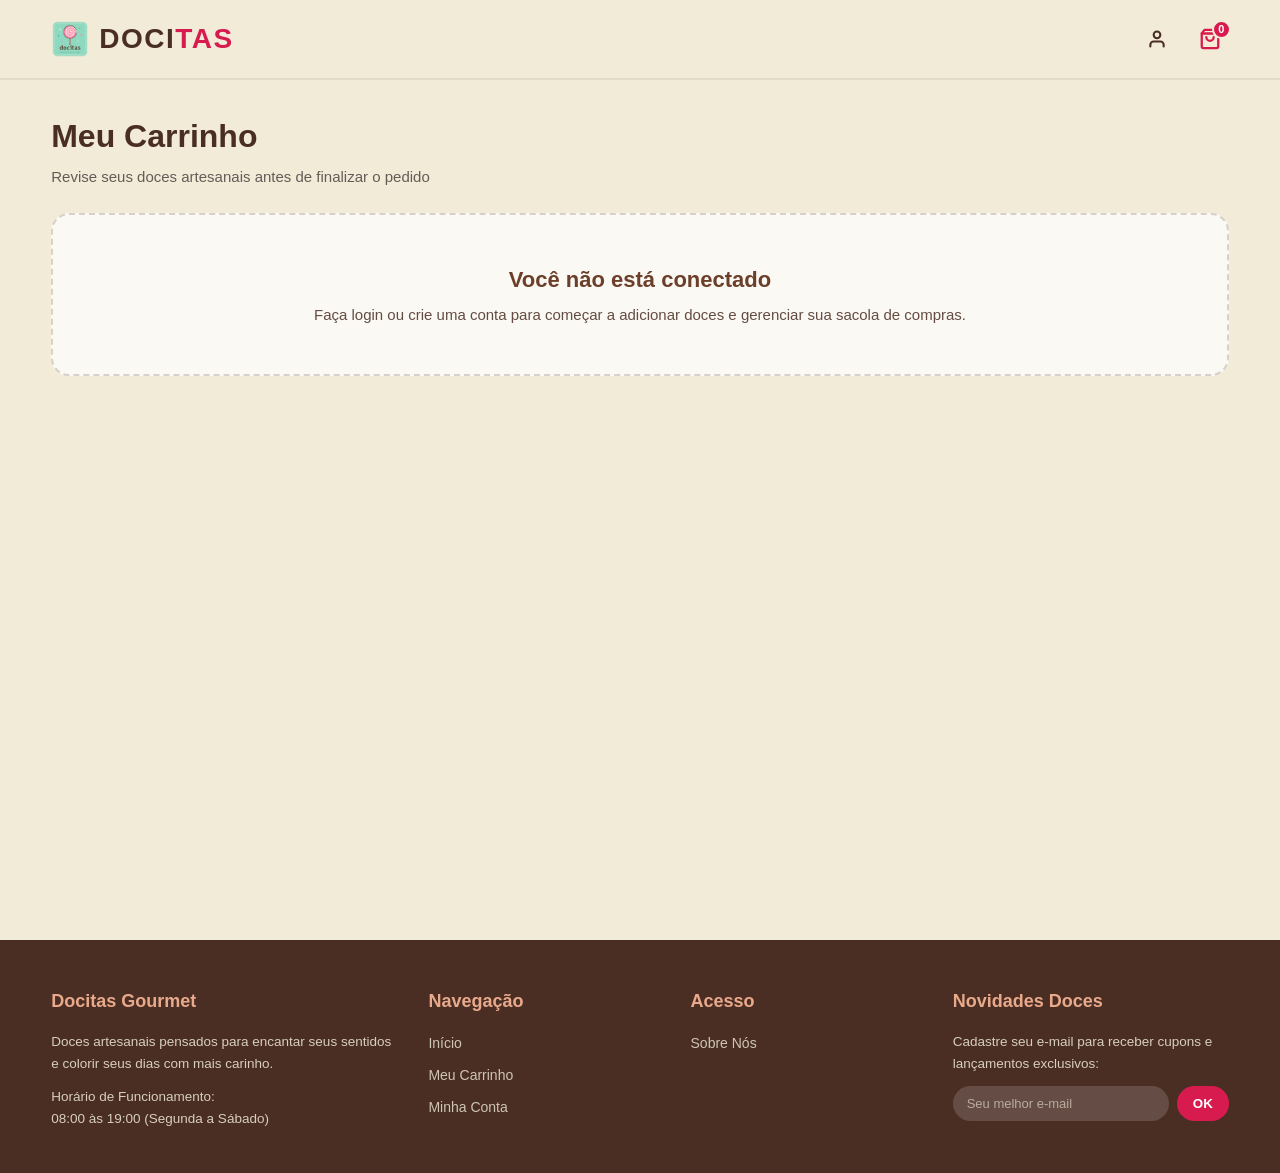
<file: carrinho.html>
<!DOCTYPE html>
<html lang="pt-BR">
<head>
  <meta charset="UTF-8">
  <meta name="viewport" content="width=device-width, initial-scale=1.0">
  <meta name="description" content="Carrinho de Compras Docitas - Confeitaria Gourmet.">
  <title>Docitas | Meu Carrinho</title>
  <link rel="stylesheet" href="css/style.css">
</head>
<body>

  <header class="site-header">
    <div class="container header-container">

      <a href="index.html" class="logo-area" aria-label="Página Inicial Docitas">
        <img src="imagens/logo.png" alt="Docitas Logo" class="logo-img">
        <div class="logo-text">DOCI<span>TAS</span></div>
      </a>

      <div class="header-actions">
        <a href="#" onclick="event.preventDefault(); acessarConta();" class="action-btn" title="Minha Conta" aria-label="Acessar conta">
          <svg width="20" height="20" viewBox="0 0 24 24" fill="none" stroke="currentColor" stroke-width="2.5" stroke-linecap="round" stroke-linejoin="round">
            <path d="M20 21v-2a4 4 0 0 0-4-4H8a4 4 0 0 0-4 4v2"></path>
            <circle cx="12" cy="7" r="4"></circle>
          </svg>
        </a>

        <a href="carrinho.html" class="action-btn cart-btn" title="Sacola de Compras" aria-label="Carrinho" style="color: var(--color-raspberry);">
          <svg width="22" height="22" viewBox="0 0 24 24" fill="none" stroke="currentColor" stroke-width="2.5" stroke-linecap="round" stroke-linejoin="round">
            <path d="M6 2L3 6v14a2 2 0 0 0 2 2h14a2 2 0 0 0 2-2V6l-3-4z"></path>
            <line x1="3" y1="6" x2="21" y2="6"></line>
            <path d="M16 10a4 4 0 0 1-8 0"></path>
          </svg>
          <span class="cart-count" id="cart-count">0</span>
        </a>
      </div>

    </div>
  </header>

  <main class="page-main">
    <div class="container">

      <div class="page-title-box">
        <h1 class="page-title">Meu Carrinho</h1>
        <p class="page-subtitle">Revise seus doces artesanais antes de finalizar o pedido</p>
      </div>

      <div id="carrinho-vazio" style="display: none;">
        <div class="sem-produtos-box">
          <h3>Sua sacola de compras está vazia</h3>
          <p>Você ainda não adicionou nenhum doce ao seu carrinho.</p>
        </div>
      </div>

      <div id="carrinho-conteudo" style="display: none;">
        <div class="cart-layout">

          <div class="cart-items-card">
            <h2 class="admin-card-title">Itens</h2>
            <div class="table-responsive">
              <table class="admin-table">
                <thead>
                  <tr>
                    <th>Doce</th>
                    <th>Nome</th>
                    <th>Preço Unit.</th>
                    <th>Qtd</th>
                    <th>Subtotal</th>
                    <th>Ação</th>
                  </tr>
                </thead>
                <tbody id="carrinho-tabela-corpo"></tbody>
              </table>
            </div>
          </div>

          <div class="cart-summary-card">
            <h2 class="admin-card-title">Resumo do Pedido</h2>
            
            <div class="summary-row">
              <span>Quantidade de itens</span>
              <strong id="resumo-quantidade">0</strong>
            </div>

            <div class="summary-row">
              <span>Entrega</span>
              <strong style="color: #2e7d32;">Grátis</strong>
            </div>

            <div class="summary-divider"></div>

            <div class="summary-total-row">
              <span>Total</span>
              <span class="summary-total-price" id="resumo-total">R$ 0,00</span>
            </div>

            <button type="button" class="btn-primary btn-full" style="margin-top: 20px;" onclick="finalizarCompra()">
              Finalizar Compra
            </button>

            <a href="index.html" class="btn-secondary btn-full" style="text-align: center; margin-top: 10px;">
              Continuar Comprando
            </a>

            <button type="button" class="btn-danger btn-full" style="margin-top: 10px;" onclick="esvaziarCarrinho()">
              Esvaziar Carrinho
            </button>
          </div>

        </div>
      </div>

    </div>
  </main>

  <footer class="site-footer">
    <div class="container">
      <div class="footer-grid">
        
        <div class="footer-col">
          <h4>Docitas Gourmet</h4>
          <p>Doces artesanais pensados para encantar seus sentidos e colorir seus dias com mais carinho.</p>
          <p>
            Horário de Funcionamento:<br>
            <time datetime="08:00">08:00</time> às <time datetime="19:00">19:00</time> (Segunda a Sábado)
          </p>
        </div>

        <div class="footer-col">
          <h4>Navegação</h4>
          <ul class="footer-links">
            <li><a href="index.html">Início</a></li>
            <li><a href="carrinho.html">Meu Carrinho</a></li>
            <li><a href="#" onclick="event.preventDefault(); acessarConta();">Minha Conta</a></li>
          </ul>
        </div>

        <div class="footer-col">
          <h4>Acesso</h4>
          <ul class="footer-links">
            <li><a href="sobre.html">Sobre Nós</a></li>
          </ul>
        </div>

        <div class="footer-col">
          <h4>Novidades Doces</h4>
          <p>Cadastre seu e-mail para receber cupons e lançamentos exclusivos:</p>
          <form class="newsletter-form" id="newsletter-form" onsubmit="event.preventDefault(); this.reset();">
            <input type="email" id="newsletter-email" class="newsletter-input" placeholder="Seu melhor e-mail" required>
            <button type="submit" class="newsletter-btn">OK</button>
          </form>
        </div>

      </div>
    </div>
  </footer>

  <script src="js/carrinho.js"></script>
</body>
</html>
</file>
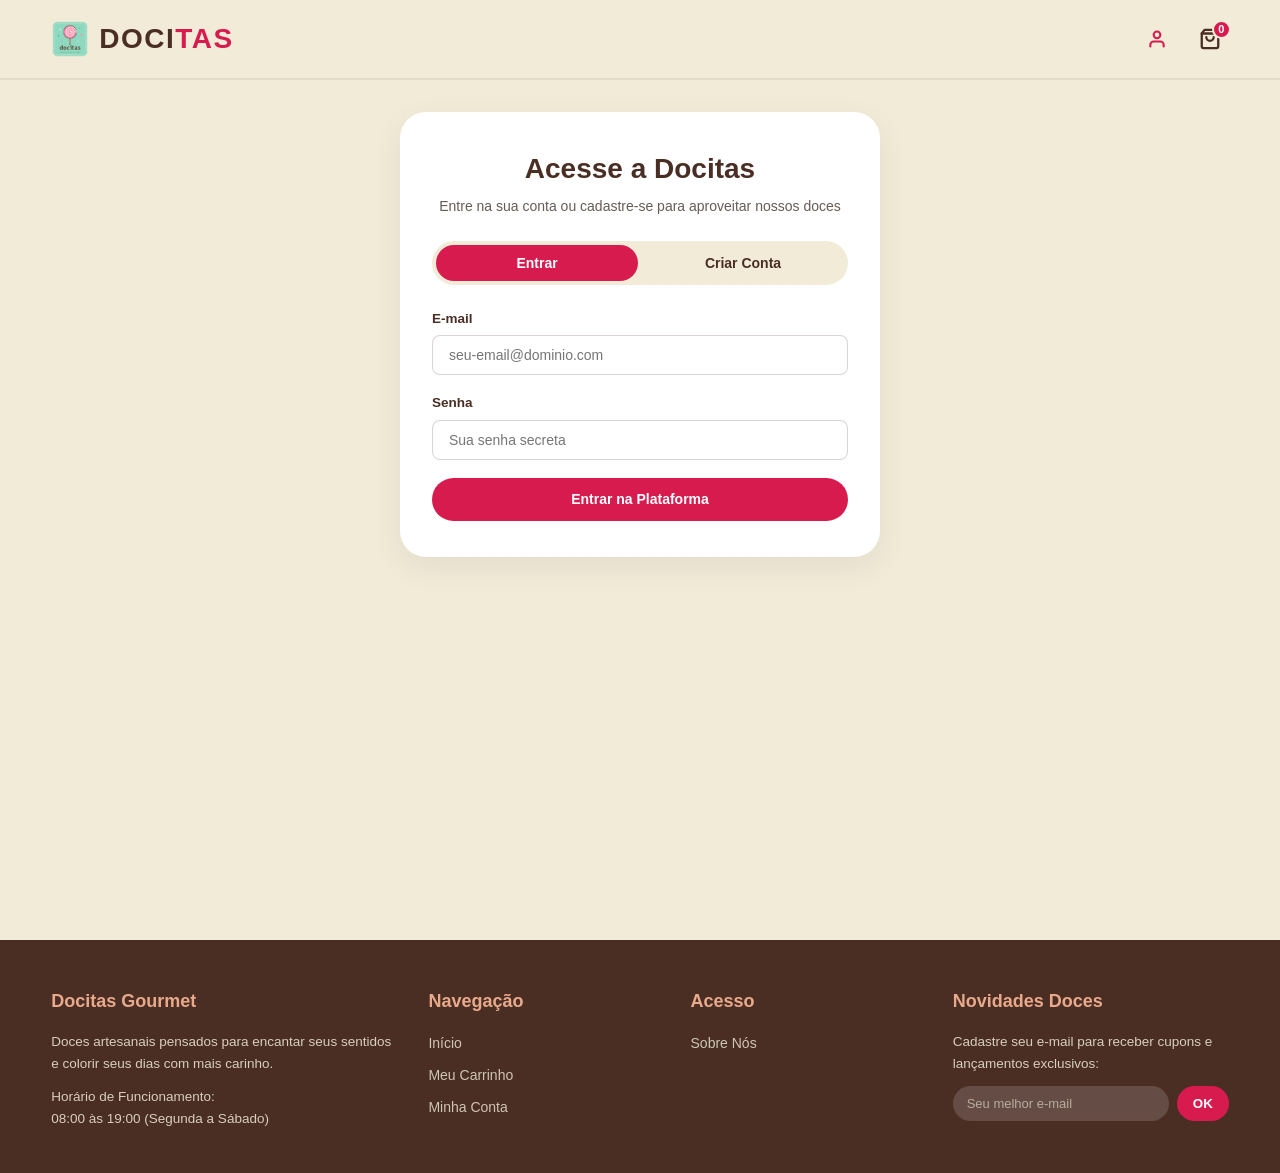
<file: login.html>
<!DOCTYPE html>
<html lang="pt-BR">
<head>
  <meta charset="UTF-8">
  <meta name="viewport" content="width=device-width, initial-scale=1.0">
  <meta name="description" content="Acesse ou crie sua conta na Docitas Confeitaria.">
  <title>Docitas | Entrar ou Cadastrar</title>
  <link rel="stylesheet" href="css/style.css">
</head>
<body>

  <header class="site-header">
    <div class="container header-container">

      <a href="index.html" class="logo-area" aria-label="Página Inicial Docitas">
        <img src="imagens/logo.png" alt="Docitas Logo" class="logo-img">
        <div class="logo-text">DOCI<span>TAS</span></div>
      </a>

      <div class="header-actions">
        <a href="#" onclick="event.preventDefault(); acessarConta();" class="action-btn" title="Minha Conta" aria-label="Acessar conta" style="color: var(--color-raspberry);">
          <svg width="20" height="20" viewBox="0 0 24 24" fill="none" stroke="currentColor" stroke-width="2.5" stroke-linecap="round" stroke-linejoin="round">
            <path d="M20 21v-2a4 4 0 0 0-4-4H8a4 4 0 0 0-4 4v2"></path>
            <circle cx="12" cy="7" r="4"></circle>
          </svg>
        </a>

        <a href="carrinho.html" class="action-btn cart-btn" title="Sacola de Compras" aria-label="Carrinho">
          <svg width="22" height="22" viewBox="0 0 24 24" fill="none" stroke="currentColor" stroke-width="2.5" stroke-linecap="round" stroke-linejoin="round">
            <path d="M6 2L3 6v14a2 2 0 0 0 2 2h14a2 2 0 0 0 2-2V6l-3-4z"></path>
            <line x1="3" y1="6" x2="21" y2="6"></line>
            <path d="M16 10a4 4 0 0 1-8 0"></path>
          </svg>
          <span class="cart-count" id="cart-count">0</span>
        </a>
      </div>

    </div>
  </header>

  <main class="page-main">
    <div class="container">
      
      <div class="auth-wrapper">
        
        <div class="auth-header">
          <h1 class="auth-title">Acesse a Docitas</h1>
          <p class="auth-subtitle">Entre na sua conta ou cadastre-se para aproveitar nossos doces</p>
        </div>

        <div class="auth-tabs">
          <button type="button" class="auth-tab-btn active" id="tab-btn-login" onclick="alternarAba('login')">
            Entrar
          </button>
          <button type="button" class="auth-tab-btn" id="tab-btn-cadastro" onclick="alternarAba('cadastro')">
            Criar Conta
          </button>
        </div>

        <form id="form-login" onsubmit="realizarLogin(event)">
          <div class="form-group">
            <label for="login-email">E-mail</label>
            <input type="email" id="login-email" class="form-control" placeholder="seu-email@dominio.com" required>
          </div>

          <div class="form-group">
            <label for="login-senha">Senha</label>
            <input type="password" id="login-senha" class="form-control" placeholder="Sua senha secreta" required>
          </div>

          <button type="submit" class="btn-primary btn-full">Entrar na Plataforma</button>
        </form>

        <form id="form-cadastro" style="display: none;" onsubmit="realizarCadastro(event)">
          <div class="form-group">
            <label for="cad-email">E-mail</label>
            <input type="email" id="cad-email" class="form-control" placeholder="seu-email@dominio.com" required>
          </div>

          <div class="form-group">
            <label for="cad-senha">Senha</label>
            <input type="password" id="cad-senha" class="form-control" placeholder="Crie sua senha segura" required>
          </div>

          <button type="submit" class="btn-primary btn-full">Criar Minha Conta</button>
        </form>

      </div>

    </div>
  </main>

  <footer class="site-footer">
    <div class="container">
      <div class="footer-grid">
        
        <div class="footer-col">
          <h4>Docitas Gourmet</h4>
          <p>Doces artesanais pensados para encantar seus sentidos e colorir seus dias com mais carinho.</p>
          <p>
            Horário de Funcionamento:<br>
            <time datetime="08:00">08:00</time> às <time datetime="19:00">19:00</time> (Segunda a Sábado)
          </p>
        </div>

        <div class="footer-col">
          <h4>Navegação</h4>
          <ul class="footer-links">
            <li><a href="index.html">Início</a></li>
            <li><a href="carrinho.html">Meu Carrinho</a></li>
            <li><a href="#" onclick="event.preventDefault(); acessarConta();">Minha Conta</a></li>
          </ul>
        </div>

        <div class="footer-col">
          <h4>Acesso</h4>
          <ul class="footer-links">
            <li><a href="sobre.html">Sobre Nós</a></li>
          </ul>
        </div>

        <div class="footer-col">
          <h4>Novidades Doces</h4>
          <p>Cadastre seu e-mail para receber cupons e lançamentos exclusivos:</p>
          <form class="newsletter-form" id="newsletter-form" onsubmit="event.preventDefault(); this.reset();">
            <input type="email" id="newsletter-email" class="newsletter-input" placeholder="Seu melhor e-mail" required>
            <button type="submit" class="newsletter-btn">OK</button>
          </form>
        </div>

      </div>
    </div>
  </footer>

  <script src="js/login.js"></script>
</body>
</html>
</file>
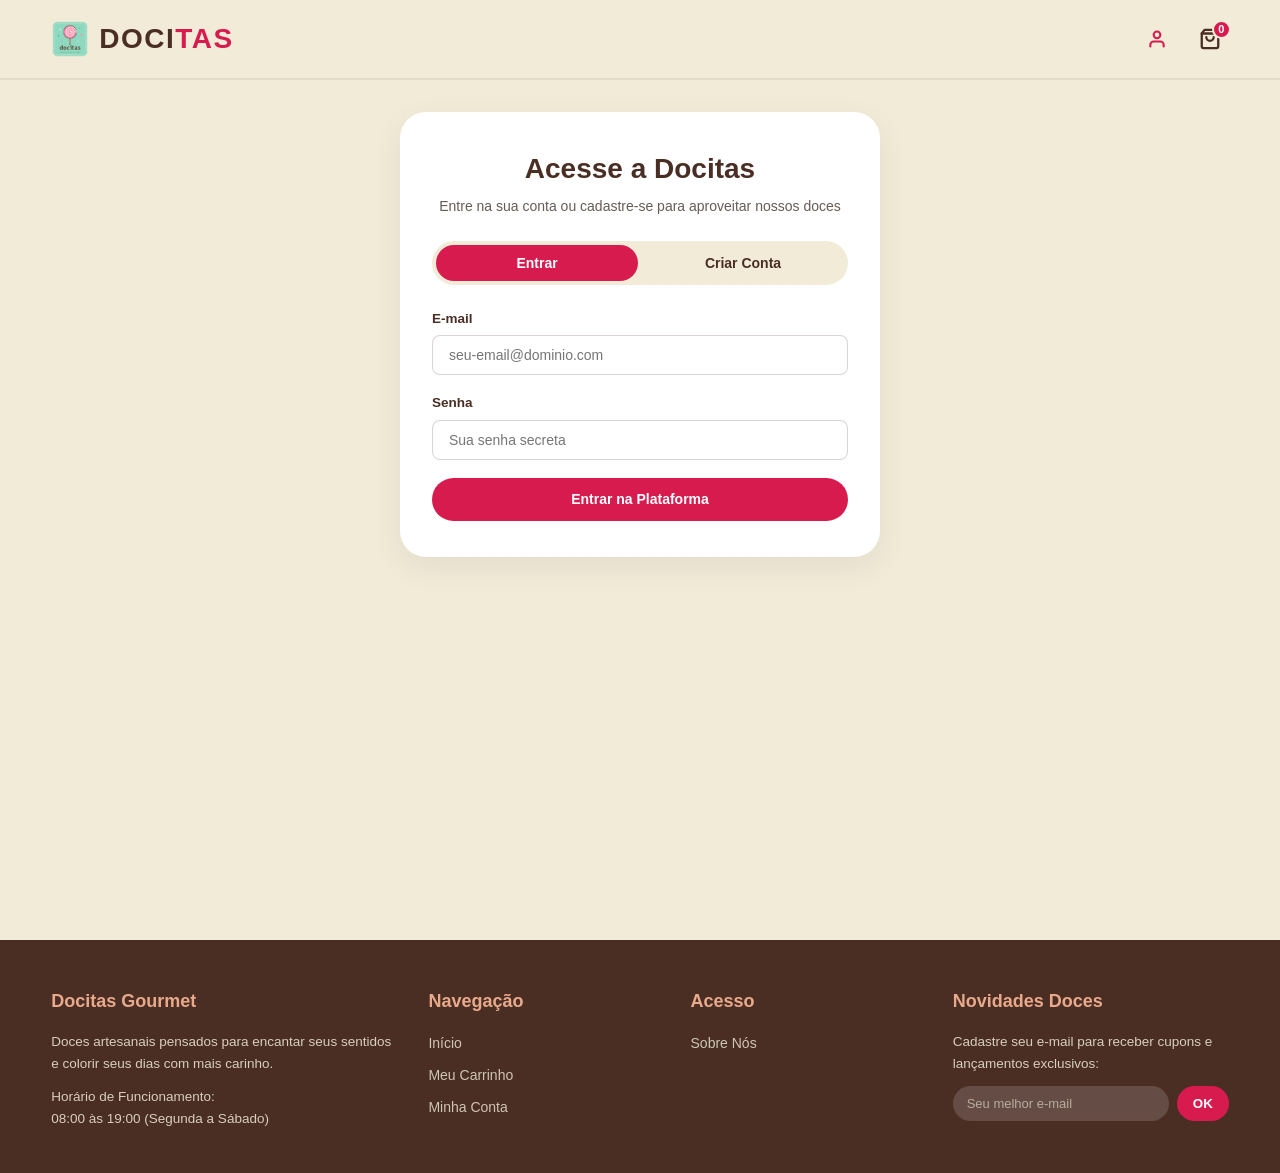
<file: perfil.html>
<!DOCTYPE html>
<html lang="pt-BR">
<head>
  <meta charset="UTF-8">
  <meta name="viewport" content="width=device-width, initial-scale=1.0">
  <meta name="description" content="Perfil e Gestão de Produtos Docitas.">
  <title>Docitas | Painel & Perfil</title>
  <link rel="stylesheet" href="css/style.css">
</head>
<body>

  <header class="site-header">
    <div class="container header-container">

      <a href="index.html" class="logo-area" aria-label="Página Inicial Docitas">
        <img src="imagens/logo.png" alt="Docitas Logo" class="logo-img">
        <div class="logo-text">DOCI<span>TAS</span></div>
      </a>

      <div class="header-actions">
        <a href="#" onclick="event.preventDefault(); acessarConta();" class="action-btn" title="Meu Perfil" aria-label="Acessar conta" style="color: var(--color-raspberry);">
          <svg width="20" height="20" viewBox="0 0 24 24" fill="none" stroke="currentColor" stroke-width="2.5" stroke-linecap="round" stroke-linejoin="round">
            <path d="M20 21v-2a4 4 0 0 0-4-4H8a4 4 0 0 0-4 4v2"></path>
            <circle cx="12" cy="7" r="4"></circle>
          </svg>
        </a>

        <a href="carrinho.html" class="action-btn cart-btn" title="Sacola de Compras" aria-label="Carrinho">
          <svg width="22" height="22" viewBox="0 0 24 24" fill="none" stroke="currentColor" stroke-width="2.5" stroke-linecap="round" stroke-linejoin="round">
            <path d="M6 2L3 6v14a2 2 0 0 0 2 2h14a2 2 0 0 0 2-2V6l-3-4z"></path>
            <line x1="3" y1="6" x2="21" y2="6"></line>
            <path d="M16 10a4 4 0 0 1-8 0"></path>
          </svg>
          <span class="cart-count" id="cart-count">0</span>
        </a>
      </div>

    </div>
  </header>

  <main class="page-main">
    <div class="container">

      <div class="page-title-box">
        <h1 class="page-title">Minha Conta</h1>
        <p class="page-subtitle">Gerencie suas preferências e acompanhe seus pedidos</p>
      </div>

      <div class="profile-card">
        <div class="profile-info">
          <div class="profile-avatar" id="user-avatar">U</div>
          <div>
            <h1 class="profile-name" id="user-email">email@dominio.com</h1>
            <span class="profile-badge badge-cliente" id="user-badge">Cliente</span>
          </div>
        </div>

        <div class="profile-actions">
          <a href="index.html" class="btn-secondary">Voltar para a Loja</a>
          <button type="button" class="btn-danger" onclick="fazerLogout()">Sair da Conta</button>
        </div>
      </div>

      <section id="secao-cliente" style="display: none;">
        <div class="admin-card">
          <h2 class="admin-card-title">Minha Sacola de Compras</h2>
          <p style="margin-bottom: 20px; font-size: 15px; color: #4A2E24;">
            Acesse seus itens selecionados para revisar as quantidades ou continue explorando nossos doces artesanais.
          </p>
          <div style="display: flex; gap: 12px; flex-wrap: wrap;">
            <a href="carrinho.html" class="btn-secondary">Minhas Sacolas de Compra</a>
            <a href="index.html" class="btn-primary">Ver Todos os Doces</a>
          </div>
        </div>
      </section>

      <section id="secao-admin" style="display: none;">
        <div class="admin-grid">

          <div class="admin-card">
            <h2 class="admin-card-title">Cadastrar Novo Doce</h2>
            
            <form id="form-novo-produto" onsubmit="cadastrarProduto(event)">
              <div class="form-group">
                <label for="prod-nome">Nome do Doce</label>
                <input type="text" id="prod-nome" class="form-control" placeholder="Ex: Brigadeiro Crocante" required>
              </div>

              <div class="form-group">
                <label for="prod-preco">Preço (R$)</label>
                <input type="number" id="prod-preco" step="0.01" min="0.10" class="form-control" placeholder="Ex: 8.50" required>
              </div>

              <div class="form-group">
                <label for="prod-destaque">Selo / Destaque</label>
                <select id="prod-destaque" class="form-control" required>
                  <option value="Mais pedido">Mais pedido</option>
                  <option value="Novidade">Novidade</option>
                  <option value="Especial">Especial</option>
                  <option value="Favorito">Favorito</option>
                  <option value="Artesanal">Artesanal</option>
                </select>
              </div>

              <div class="form-group">
                <label for="prod-cor">Cor de Fundo do Card</label>
                <select id="prod-cor" class="form-control" required>
                  <option value="#E9A98B">Pêssego Quente (#E9A98B)</option>
                  <option value="#6FB59A">Menta Doce (#6FB59A)</option>
                  <option value="#E58A7E">Coral Frutas (#E58A7E)</option>
                  <option value="#D81B4F">Framboesa Nobre (#D81B4F)</option>
                  <option value="#6B3F2A">Caramelo (#6B3F2A)</option>
                  <option value="#7A4FA0">Roxo Amora (#7A4FA0)</option>
                </select>
              </div>

              <div class="form-group">
                <label for="prod-imagem">URL da Imagem do Doce</label>
                <input type="url" id="prod-imagem" class="form-control" placeholder="https://exemplo.com/imagem.jpg" required>
              </div>

              <div class="form-group">
                <label for="prod-desc">Descrição do Doce</label>
                <textarea id="prod-desc" class="form-control" placeholder="Conte os ingredientes e diferenciais do doce..." required></textarea>
              </div>

              <button type="submit" class="btn-primary btn-full">Salvar Doce</button>
            </form>
          </div>

          <div class="admin-card">
            <h2 class="admin-card-title">Doces Cadastrados</h2>
            
            <div class="table-responsive">
              <table class="admin-table">
                <thead>
                  <tr>
                    <th>Foto</th>
                    <th>Nome</th>
                    <th>Preço</th>
                    <th>Selo</th>
                    <th>Cor</th>
                    <th>Ação</th>
                  </tr>
                </thead>
                <tbody id="tabela-produtos-corpo">
                  
                </tbody>
              </table>
            </div>

            <p id="tabela-vazia-aviso" style="display: none; text-align: center; padding: 24px 0; color: #665b57;">
              Nenhum doce cadastrado no momento.
            </p>
          </div>

        </div>
      </section>

    </div>
  </main>

  <footer class="site-footer">
    <div class="container">
      <div class="footer-grid">
        
        <div class="footer-col">
          <h4>Docitas Gourmet</h4>
          <p>Doces artesanais pensados para encantar seus sentidos e colorir seus dias com mais carinho.</p>
          <p>
            Horário de Funcionamento:<br>
            <time datetime="08:00">08:00</time> às <time datetime="19:00">19:00</time> (Segunda a Sábado)
          </p>
        </div>

        <div class="footer-col">
          <h4>Navegação</h4>
          <ul class="footer-links">
            <li><a href="index.html">Início</a></li>
            <li><a href="carrinho.html">Meu Carrinho</a></li>
            <li><a href="#" onclick="event.preventDefault(); acessarConta();">Minha Conta</a></li>
          </ul>
        </div>

        <div class="footer-col">
          <h4>Acesso</h4>
          <ul class="footer-links">
            <li><a href="sobre.html">Sobre Nós</a></li>
          </ul>
        </div>

        <div class="footer-col">
          <h4>Novidades Doces</h4>
          <p>Cadastre seu e-mail para receber cupons e lançamentos exclusivos:</p>
          <form class="newsletter-form" id="newsletter-form" onsubmit="event.preventDefault(); this.reset();">
            <input type="email" id="newsletter-email" class="newsletter-input" placeholder="Seu melhor e-mail" required>
            <button type="submit" class="newsletter-btn">OK</button>
          </form>
        </div>

      </div>
    </div>
  </footer>

  <script src="js/perfil.js"></script>
</body>
</html>
</file>
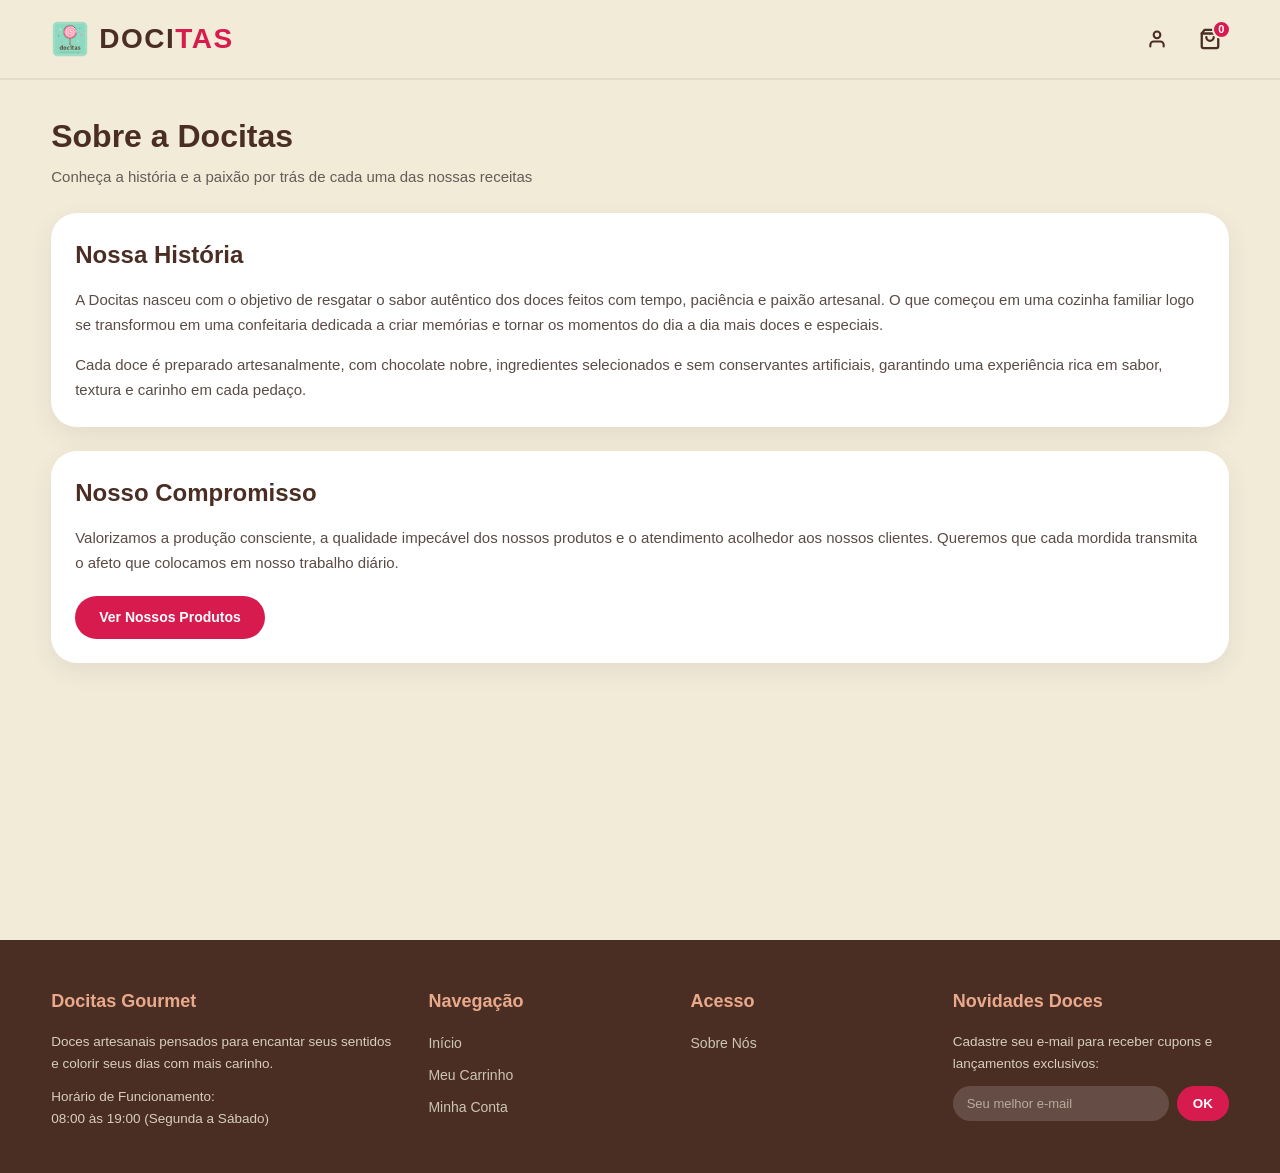
<file: sobre.html>
<!DOCTYPE html>
<html lang="pt-BR">
<head>
  <meta charset="UTF-8">
  <meta name="viewport" content="width=device-width, initial-scale=1.0">
  <meta name="description" content="Conheça a história da Docitas Confeitaria Artesanal e nossos valores.">
  <title>Docitas | Sobre Nós</title>
  <link rel="stylesheet" href="css/style.css">
</head>
<body>

  <header class="site-header">
    <div class="container header-container">

      <a href="index.html" class="logo-area" aria-label="Página Inicial Docitas">
        <img src="imagens/logo.png" alt="Docitas Logo" class="logo-img">
        <div class="logo-text">DOCI<span>TAS</span></div>
      </a>

      <div class="header-actions">
        <a href="#" onclick="event.preventDefault(); acessarConta();" class="action-btn" title="Minha Conta" aria-label="Acessar conta">
          <svg width="20" height="20" viewBox="0 0 24 24" fill="none" stroke="currentColor" stroke-width="2.5" stroke-linecap="round" stroke-linejoin="round">
            <path d="M20 21v-2a4 4 0 0 0-4-4H8a4 4 0 0 0-4 4v2"></path>
            <circle cx="12" cy="7" r="4"></circle>
          </svg>
        </a>

        <a href="carrinho.html" class="action-btn cart-btn" title="Sacola de Compras" aria-label="Carrinho">
          <svg width="22" height="22" viewBox="0 0 24 24" fill="none" stroke="currentColor" stroke-width="2.5" stroke-linecap="round" stroke-linejoin="round">
            <path d="M6 2L3 6v14a2 2 0 0 0 2 2h14a2 2 0 0 0 2-2V6l-3-4z"></path>
            <line x1="3" y1="6" x2="21" y2="6"></line>
            <path d="M16 10a4 4 0 0 1-8 0"></path>
          </svg>
          <span class="cart-count" id="cart-count">0</span>
        </a>
      </div>

    </div>
  </header>

  <main class="page-main">
    <div class="container">

      <div class="page-title-box">
        <h1 class="page-title">Sobre a Docitas</h1>
        <p class="page-subtitle">Conheça a história e a paixão por trás de cada uma das nossas receitas</p>
      </div>

      <div class="cart-items-card" style="margin-bottom: 24px;">
        <h2 style="font-family: var(--font-heading); color: var(--color-chocolate-dark); font-size: 24px; margin-bottom: 14px;">Nossa História</h2>
        <p style="font-size: 15px; color: #5a4b45; line-height: 1.7; margin-bottom: 14px;">
          A Docitas nasceu com o objetivo de resgatar o sabor autêntico dos doces feitos com tempo, paciência e paixão artesanal. O que começou em uma cozinha familiar logo se transformou em uma confeitaria dedicada a criar memórias e tornar os momentos do dia a dia mais doces e especiais.
        </p>
        <p style="font-size: 15px; color: #5a4b45; line-height: 1.7;">
          Cada doce é preparado artesanalmente, com chocolate nobre, ingredientes selecionados e sem conservantes artificiais, garantindo uma experiência rica em sabor, textura e carinho em cada pedaço.
        </p>
      </div>

      <div class="cart-items-card" style="margin-bottom: 32px;">
        <h2 style="font-family: var(--font-heading); color: var(--color-chocolate-dark); font-size: 24px; margin-bottom: 14px;">Nosso Compromisso</h2>
        <p style="font-size: 15px; color: #5a4b45; line-height: 1.7; margin-bottom: 20px;">
          Valorizamos a produção consciente, a qualidade impecável dos nossos produtos e o atendimento acolhedor aos nossos clientes. Queremos que cada mordida transmita o afeto que colocamos em nosso trabalho diário.
        </p>
        <a href="index.html" class="btn-primary" style="padding: 12px 24px;">Ver Nossos Produtos</a>
      </div>

    </div>
  </main>

  <footer class="site-footer">
    <div class="container">
      <div class="footer-grid">
        
        <div class="footer-col">
          <h4>Docitas Gourmet</h4>
          <p>Doces artesanais pensados para encantar seus sentidos e colorir seus dias com mais carinho.</p>
          <p>
            Horário de Funcionamento:<br>
            <time datetime="08:00">08:00</time> às <time datetime="19:00">19:00</time> (Segunda a Sábado)
          </p>
        </div>

        <div class="footer-col">
          <h4>Navegação</h4>
          <ul class="footer-links">
            <li><a href="index.html">Início</a></li>
            <li><a href="carrinho.html">Meu Carrinho</a></li>
            <li><a href="#" onclick="event.preventDefault(); acessarConta();">Minha Conta</a></li>
          </ul>
        </div>

        <div class="footer-col">
          <h4>Acesso</h4>
          <ul class="footer-links">
            <li><a href="sobre.html">Sobre Nós</a></li>
          </ul>
        </div>

        <div class="footer-col">
          <h4>Novidades Doces</h4>
          <p>Cadastre seu e-mail para receber cupons e lançamentos exclusivos:</p>
          <form class="newsletter-form" id="newsletter-form" onsubmit="event.preventDefault(); this.reset();">
            <input type="email" id="newsletter-email" class="newsletter-input" placeholder="Seu melhor e-mail" required>
            <button type="submit" class="newsletter-btn">OK</button>
          </form>
        </div>

      </div>
    </div>
  </footer>

  <script src="js/main.js"></script>
</body>
</html>
</file>
<file: css/style.css>
:root {
  --color-mint-light: #6FB59A;
  --color-mint-dark: #3E8E78;
  --color-cream: #F1EBD8;
  --color-dark: #1E1A1F;
  --color-raspberry: #D81B4F;
  --color-chocolate-dark: #4A2E24;
  --color-peach: #E9A98B;
  --color-coral: #E58A7E;
  --color-caramel: #6B3F2A;
  --color-purple: #7A4FA0;
  --font-primary: 'Segoe UI', Tahoma, Geneva, Verdana, sans-serif;
  --font-heading: 'Trebuchet MS', 'Lucida Sans Unicode', 'Lucida Grande', sans-serif;
  --radius-sm: 8px;
  --radius-md: 18px;
  --radius-lg: 26px;
  --radius-pill: 9999px;
  --transition: all 0.25s ease-in-out;
}

* {
  margin: 0;
  padding: 0;
  box-sizing: border-box;
}

html {
  min-height: 100%;
  overflow-y: scroll;
}

body {
  font-family: var(--font-primary);
  background-color: var(--color-cream);
  color: var(--color-dark);
  line-height: 1.5;
  min-height: 100vh;
  display: flex;
  flex-direction: column;
}

main,
.page-main {
  flex: 1 0 auto;
  min-height: calc(100vh - 40px);
}

.container {
  width: 92%;
  max-width: 1200px;
  margin-left: auto;
  margin-right: auto;
}

.site-header {
  background-color: var(--color-cream);
  padding: 18px 0;
  position: sticky;
  top: 0;
  z-index: 100;
  border-bottom: 2px solid rgba(74, 46, 36, 0.08);
}

.header-container {
  display: flex;
  justify-content: space-between;
  align-items: center;
}

.logo-area {
  display: flex;
  align-items: center;
  text-decoration: none;
  gap: 10px;
}

.logo-badge {
  width: 38px;
  height: 38px;
  background-color: var(--color-raspberry);
  color: #fff;
  border-radius: var(--radius-sm);
  display: flex;
  align-items: center;
  justify-content: center;
  font-weight: 900;
  font-size: 20px;
}

.logo-img {
  width: 38px;
  height: 38px;
  object-fit: contain;
  display: block;
  border-radius: var(--radius-sm);
}

.logo-text {
  font-family: var(--font-heading);
  font-size: 28px;
  font-weight: 900;
  letter-spacing: 1.5px;
  color: var(--color-chocolate-dark);
}

.logo-text span {
  color: var(--color-raspberry);
}

.header-actions {
  display: flex;
  align-items: center;
  gap: 16px;
}

.action-btn {
  background: none;
  border: none;
  cursor: pointer;
  color: var(--color-chocolate-dark);
  display: flex;
  align-items: center;
  justify-content: center;
  padding: 8px;
  border-radius: 50%;
  transition: var(--transition);
  position: relative;
  text-decoration: none;
}

.action-btn:hover {
  background-color: rgba(74, 46, 36, 0.08);
  color: var(--color-raspberry);
}

.cart-btn {
  position: relative;
}

.cart-count {
  position: absolute;
  top: 0px;
  right: -2px;
  background-color: var(--color-raspberry);
  color: #fff;
  font-size: 11px;
  font-weight: 700;
  width: 19px;
  height: 19px;
  border-radius: 50%;
  display: flex;
  align-items: center;
  justify-content: center;
  border: 2px solid var(--color-cream);
  transition: transform 0.2s cubic-bezier(0.175, 0.885, 0.32, 1.275);
}

.cart-count.bump {
  transform: scale(1.35);
}

.hero-section {
  padding: 24px 0 32px 0;
}

.hero-card {
  background: linear-gradient(135deg, var(--color-peach) 0%, #f4c2a5 100%);
  border-radius: var(--radius-lg);
  padding: 48px;
  display: grid;
  grid-template-columns: 1.15fr 0.85fr;
  align-items: center;
  gap: 36px;
  box-shadow: 0 10px 30px rgba(107, 63, 42, 0.08);
  overflow: hidden;
  position: relative;
}

.hero-content {
  position: relative;
  z-index: 2;
}

.hero-tagline {
  font-size: 13px;
  font-weight: 800;
  letter-spacing: 2px;
  text-transform: uppercase;
  color: var(--color-caramel);
  margin-bottom: 12px;
}

.hero-title {
  font-family: var(--font-heading);
  font-size: 54px;
  font-weight: 900;
  line-height: 1.05;
  color: var(--color-chocolate-dark);
  margin-bottom: 8px;
  text-transform: uppercase;
  letter-spacing: -1px;
}

.hero-subtitle {
  font-family: var(--font-heading);
  font-size: 22px;
  font-weight: 800;
  color: var(--color-raspberry);
  margin-bottom: 16px;
  text-transform: uppercase;
  letter-spacing: 0.5px;
}

.hero-description {
  font-size: 16px;
  color: var(--color-chocolate-dark);
  max-width: 480px;
  margin-bottom: 28px;
  opacity: 0.9;
}

.hero-btn {
  display: inline-flex;
  align-items: center;
  gap: 12px;
  background-color: var(--color-chocolate-dark);
  color: #fff;
  padding: 14px 28px;
  border-radius: var(--radius-pill);
  text-decoration: none;
  font-weight: 700;
  font-size: 15px;
  transition: var(--transition);
  border: none;
  cursor: pointer;
}

.hero-btn:hover {
  background-color: var(--color-raspberry);
  transform: translateY(-2px);
}

.hero-btn svg {
  transition: transform 0.2s ease;
}

.hero-btn:hover svg {
  transform: translateX(4px);
}

.hero-visual {
  position: relative;
  display: flex;
  justify-content: center;
  align-items: center;
}

.hero-art-box {
  width: 100%;
  max-width: 420px;
  height: 360px;
  background-color: rgba(255, 255, 255, 0.4);
  border-radius: var(--radius-md);
  position: relative;
  overflow: hidden;
  box-shadow: 0 8px 24px rgba(0, 0, 0, 0.08);
}

.hero-img {
  width: 100%;
  height: 100%;
  object-fit: cover;
  display: block;
}

.floating-pill {
  position: absolute;
  top: 16px;
  left: 16px;
  background-color: var(--color-mint-light);
  color: var(--color-dark);
  padding: 6px 14px;
  border-radius: var(--radius-pill);
  font-size: 12px;
  font-weight: 800;
  text-transform: uppercase;
  letter-spacing: 0.5px;
  z-index: 2;
  box-shadow: 0 2px 8px rgba(0, 0, 0, 0.15);
}

.featured-section {
  padding: 40px 0;
}

.section-header {
  text-align: center;
  margin-bottom: 36px;
}

.section-tag {
  font-size: 12px;
  font-weight: 800;
  text-transform: uppercase;
  letter-spacing: 2px;
  color: var(--color-raspberry);
  margin-bottom: 6px;
}

.section-title {
  font-family: var(--font-heading);
  font-size: 34px;
  font-weight: 900;
  color: var(--color-chocolate-dark);
}

.products-grid {
  display: grid;
  grid-template-columns: repeat(3, 1fr);
  gap: 28px;
}

.sem-produtos-box {
  grid-column: 1 / -1;
  text-align: center;
  padding: 48px 24px;
  background-color: rgba(255, 255, 255, 0.7);
  border: 2px dashed rgba(74, 46, 36, 0.2);
  border-radius: var(--radius-md);
  color: var(--color-chocolate-dark);
}

.sem-produtos-box h3 {
  font-family: var(--font-heading);
  font-size: 22px;
  margin-bottom: 8px;
  color: var(--color-caramel);
}

.sem-produtos-box p {
  font-size: 15px;
  opacity: 0.85;
}

.product-card {
  background-color: #fff;
  border-radius: var(--radius-md);
  overflow: hidden;
  box-shadow: 0 4px 14px rgba(74, 46, 36, 0.06);
  display: flex;
  flex-direction: column;
  position: relative;
}

.product-card:hover {
  box-shadow: 0 6px 18px rgba(74, 46, 36, 0.12);
}

.card-banner {
  height: 220px;
  width: 100%;
  position: relative;
  overflow: hidden;
  display: flex;
  align-items: center;
  justify-content: center;
  background-color: var(--color-peach);
}

.badge-tag {
  position: absolute;
  top: 14px;
  left: 14px;
  background-color: rgba(255, 255, 255, 0.95);
  color: var(--color-chocolate-dark);
  font-size: 11px;
  font-weight: 800;
  padding: 4px 10px;
  border-radius: var(--radius-pill);
  z-index: 2;
  box-shadow: 0 2px 6px rgba(0, 0, 0, 0.1);
}

.product-img {
  width: 100%;
  height: 100%;
  object-fit: cover;
  display: block;
}

.card-body {
  padding: 18px 18px 20px 18px;
  display: flex;
  flex-direction: column;
  flex-grow: 1;
}

.card-title-row {
  display: flex;
  justify-content: space-between;
  align-items: center;
  gap: 10px;
  margin-bottom: 8px;
  min-width: 0;
}

.product-title {
  font-family: var(--font-heading);
  font-size: 18px;
  font-weight: 800;
  color: var(--color-chocolate-dark);
  white-space: nowrap;
  overflow: hidden;
  text-overflow: ellipsis;
  min-width: 0;
  flex: 1;
}

.product-price {
  font-family: var(--font-heading);
  font-size: 17px;
  font-weight: 800;
  color: var(--color-raspberry);
  white-space: nowrap;
  flex-shrink: 0;
}

.product-desc {
  font-size: 13.5px;
  color: #665b57;
  margin-bottom: 16px;
  line-height: 1.45;
  height: 58px;
  display: -webkit-box;
  -webkit-line-clamp: 3;
  -webkit-box-orient: vertical;
  overflow: hidden;
  text-overflow: ellipsis;
  word-break: break-word;
}

.card-footer {
  border-top: 1px dashed rgba(74, 46, 36, 0.12);
  padding-top: 14px;
  margin-top: auto;
}

.add-cart-btn {
  display: flex;
  align-items: center;
  justify-content: center;
  width: 100%;
  background-color: var(--color-chocolate-dark);
  color: #fff;
  border: none;
  padding: 11px 18px;
  border-radius: var(--radius-pill);
  font-size: 13.5px;
  font-weight: 700;
  cursor: pointer;
  transition: var(--transition);
  box-sizing: border-box;
}

.add-cart-btn:hover {
  background-color: var(--color-raspberry);
  color: #fff;
}

.promo-section {
  padding: 24px 0 48px 0;
}

.promo-card {
  background-color: #f7d488;
  background: linear-gradient(135deg, #f7d998 0%, #eec47d 100%);
  border-radius: var(--radius-lg);
  padding: 40px;
  display: grid;
  grid-template-columns: 0.9fr 1.1fr;
  align-items: center;
  gap: 36px;
  box-shadow: 0 10px 30px rgba(107, 63, 42, 0.08);
}

.promo-visual {
  height: 280px;
  border-radius: var(--radius-md);
  overflow: hidden;
  display: flex;
  box-shadow: 0 8px 20px rgba(0, 0, 0, 0.08);
}

.promo-img {
  width: 100%;
  height: 100%;
  object-fit: cover;
  display: block;
}

.promo-title {
  font-family: var(--font-heading);
  font-size: 44px;
  font-weight: 900;
  line-height: 1.05;
  color: var(--color-chocolate-dark);
  text-transform: uppercase;
  margin-bottom: 14px;
}

.promo-description {
  font-size: 15px;
  color: var(--color-chocolate-dark);
  margin-bottom: 24px;
  line-height: 1.6;
}

.promo-btn {
  display: inline-flex;
  align-items: center;
  gap: 10px;
  background-color: var(--color-chocolate-dark);
  color: #fff;
  padding: 12px 26px;
  border-radius: var(--radius-pill);
  text-decoration: none;
  font-weight: 700;
  font-size: 14px;
  transition: var(--transition);
  border: none;
  cursor: pointer;
}

.promo-btn:hover {
  background-color: var(--color-purple);
}

.site-footer {
  background-color: var(--color-chocolate-dark);
  color: var(--color-cream);
  padding: 48px 0 32px 0;
  margin-top: auto;
}

.footer-grid {
  display: grid;
  grid-template-columns: 1.5fr 1fr 1fr 1.2fr;
  gap: 32px;
}

.footer-col h4 {
  font-family: var(--font-heading);
  color: var(--color-peach);
  font-size: 18px;
  margin-bottom: 16px;
}

.footer-col p {
  font-size: 13.5px;
  line-height: 1.6;
  opacity: 0.85;
  margin-bottom: 12px;
}

.footer-links {
  list-style: none;
}

.footer-links li {
  margin-bottom: 8px;
}

.footer-links a {
  color: var(--color-cream);
  text-decoration: none;
  font-size: 14px;
  opacity: 0.8;
  transition: var(--transition);
}

.footer-links a:hover {
  opacity: 1;
  color: var(--color-peach);
  padding-left: 4px;
}

.newsletter-form {
  display: flex;
  gap: 8px;
  margin-top: 12px;
}

.newsletter-input {
  flex-grow: 1;
  padding: 10px 14px;
  border-radius: var(--radius-pill);
  border: none;
  outline: none;
  font-size: 13px;
  background-color: rgba(255, 255, 255, 0.15);
  color: #fff;
}

.newsletter-input::placeholder {
  color: rgba(241, 235, 216, 0.6);
}

.newsletter-btn {
  background-color: var(--color-raspberry);
  color: #fff;
  border: none;
  padding: 0 16px;
  border-radius: var(--radius-pill);
  cursor: pointer;
  font-weight: 700;
  transition: var(--transition);
}

.newsletter-btn:hover {
  background-color: var(--color-peach);
  color: var(--color-chocolate-dark);
}

@media screen and (max-width: 992px) {
  .hero-card {
    grid-template-columns: 1fr;
    text-align: center;
    padding: 36px 24px;
  }

  .hero-description {
    margin-left: auto;
    margin-right: auto;
  }

  .products-grid {
    grid-template-columns: repeat(2, 1fr);
  }

  .promo-card {
    grid-template-columns: 1fr;
    text-align: center;
  }

  .footer-grid {
    grid-template-columns: 1fr 1fr;
  }
}

.page-main {
  min-height: calc(100vh - 40px);
  padding: 32px 0 60px 0;
  display: flex;
  flex-direction: column;
  justify-content: flex-start;
  flex-grow: 1;
}

.auth-wrapper {
  max-width: 480px;
  margin: 0 auto;
  background-color: #fff;
  border-radius: var(--radius-lg);
  padding: 36px 32px;
  box-shadow: 0 10px 30px rgba(74, 46, 36, 0.08);
}

.auth-header {
  text-align: center;
  margin-bottom: 24px;
}

.auth-title {
  font-family: var(--font-heading);
  font-size: 28px;
  color: var(--color-chocolate-dark);
  margin-bottom: 6px;
}

.auth-subtitle {
  font-size: 14px;
  color: #665b57;
}

.auth-tabs {
  display: flex;
  background-color: var(--color-cream);
  border-radius: var(--radius-pill);
  padding: 4px;
  margin-bottom: 24px;
  gap: 4px;
}

.auth-tab-btn {
  flex: 1;
  padding: 10px;
  border: none;
  background: none;
  border-radius: var(--radius-pill);
  font-weight: 700;
  font-size: 14px;
  color: var(--color-chocolate-dark);
  cursor: pointer;
  transition: var(--transition);
}

.auth-tab-btn.active {
  background-color: var(--color-raspberry);
  color: #fff;
}

.form-group {
  margin-bottom: 18px;
}

.form-group label {
  display: block;
  font-size: 13.5px;
  font-weight: 700;
  color: var(--color-chocolate-dark);
  margin-bottom: 6px;
}

.form-control {
  width: 100%;
  padding: 11px 16px;
  border: 1.5px solid rgba(74, 46, 36, 0.2);
  border-radius: var(--radius-sm);
  font-size: 14px;
  font-family: var(--font-primary);
  background-color: #fff;
  color: var(--color-dark);
  transition: var(--transition);
  outline: none;
}

.form-control:focus {
  border-color: var(--color-raspberry);
}

textarea.form-control {
  resize: none;
  height: 95px;
}

.btn-primary,
.btn-secondary,
.btn-danger {
  display: inline-flex;
  align-items: center;
  justify-content: center;
  padding: 10px 22px;
  border-radius: var(--radius-pill);
  font-weight: 700;
  font-size: 14px;
  cursor: pointer;
  transition: var(--transition);
  text-decoration: none;
  border: none;
  line-height: 1.4;
  box-sizing: border-box;
}

.btn-primary {
  background-color: var(--color-raspberry);
  color: #fff;
}

.btn-primary:hover {
  background-color: #ba1441;
}

.btn-secondary {
  background-color: var(--color-chocolate-dark);
  color: #fff;
}

.btn-secondary:hover {
  background-color: var(--color-caramel);
}

.btn-danger {
  background-color: var(--color-raspberry);
  color: #fff;
}

.btn-danger:hover {
  background-color: #9c1035;
}

.btn-full {
  width: 100%;
  padding: 12px 22px;
}

.btn-sm {
  padding: 6px 14px;
  font-size: 12.5px;
}

.profile-card {
  background-color: #fff;
  border-radius: var(--radius-lg);
  padding: 32px;
  box-shadow: 0 8px 24px rgba(74, 46, 36, 0.08);
  margin-bottom: 36px;
  display: flex;
  justify-content: space-between;
  align-items: center;
  flex-wrap: wrap;
  gap: 20px;
}

.profile-info {
  display: flex;
  align-items: center;
  gap: 20px;
}

.profile-avatar {
  width: 64px;
  height: 64px;
  border-radius: 50%;
  background-color: var(--color-peach);
  color: var(--color-chocolate-dark);
  font-size: 28px;
  font-weight: 900;
  display: flex;
  align-items: center;
  justify-content: center;
}

.profile-avatar.admin-avatar {
  background-color: var(--color-purple);
  color: #fff;
}

.profile-name {
  font-family: var(--font-heading);
  font-size: 22px;
  color: var(--color-chocolate-dark);
  margin-bottom: 4px;
}

.profile-email {
  font-size: 14px;
  color: #665b57;
  margin-bottom: 6px;
}

.profile-badge {
  display: inline-block;
  font-size: 11px;
  font-weight: 800;
  padding: 3px 10px;
  border-radius: var(--radius-pill);
  text-transform: uppercase;
}

.badge-admin {
  background-color: var(--color-purple);
  color: #fff;
}

.badge-cliente {
  background-color: var(--color-mint-light);
  color: var(--color-dark);
}

.profile-actions {
  display: flex;
  gap: 12px;
}

.admin-grid {
  display: grid;
  grid-template-columns: 340px minmax(0, 1fr);
  gap: 32px;
  align-items: flex-start;
}

.admin-card {
  background-color: #fff;
  border-radius: var(--radius-lg);
  padding: 28px;
  box-shadow: 0 8px 24px rgba(74, 46, 36, 0.08);
  min-width: 0;
  overflow: hidden;
}

.admin-card-title {
  font-family: var(--font-heading);
  font-size: 20px;
  color: var(--color-chocolate-dark);
  margin-bottom: 18px;
  border-bottom: 2px solid var(--color-cream);
  padding-bottom: 10px;
}

.table-responsive {
  width: 100%;
  overflow-x: auto;
}

.admin-table {
  width: 100%;
  border-collapse: collapse;
  text-align: left;
  font-size: 13.5px;
}

.admin-table th {
  background-color: var(--color-chocolate-dark);
  color: var(--color-cream);
  padding: 12px 14px;
  font-weight: 700;
}

.admin-table th,
.admin-table td {
  padding: 12px 14px;
  border-bottom: 1px solid rgba(74, 46, 36, 0.1);
  vertical-align: middle;
  white-space: nowrap;
}

.admin-table td:nth-child(2),
.admin-table th:nth-child(2) {
  max-width: 220px;
  white-space: nowrap;
  overflow: hidden;
  text-overflow: ellipsis;
}

.admin-table tr:hover {
  background-color: rgba(241, 235, 216, 0.4);
}

.table-img {
  width: 48px;
  height: 48px;
  border-radius: var(--radius-sm);
  object-fit: cover;
  background-color: var(--color-cream);
}

.color-dot {
  display: inline-block;
  width: 16px;
  height: 16px;
  border-radius: 50%;
  border: 1px solid rgba(0,0,0,0.2);
  vertical-align: middle;
  margin-right: 6px;
}

@media screen and (max-width: 992px) {
  .admin-grid {
    grid-template-columns: 1fr;
  }
}

@media screen and (max-width: 650px) {
  .hero-title {
    font-size: 38px;
  }

  .hero-subtitle {
    font-size: 18px;
  }

  .products-grid {
    grid-template-columns: 1fr;
  }

  .footer-grid {
    grid-template-columns: 1fr;
  }
}


.page-title-box {
  margin-bottom: 24px;
}

.page-title {
  font-family: var(--font-heading);
  font-size: 32px;
  font-weight: 900;
  color: var(--color-chocolate-dark);
  margin-bottom: 6px;
}

.page-subtitle {
  font-size: 15px;
  color: #665b57;
}

.cart-layout {
  display: grid;
  grid-template-columns: minmax(0, 1.8fr) minmax(280px, 1fr);
  gap: 28px;
  align-items: flex-start;
}

.cart-items-card {
  background-color: #fff;
  border-radius: var(--radius-lg);
  padding: 24px;
  box-shadow: 0 8px 24px rgba(74, 46, 36, 0.08);
  min-width: 0;
  overflow: hidden;
}

.cart-summary-card {
  background-color: #fff;
  border-radius: var(--radius-lg);
  padding: 24px;
  box-shadow: 0 8px 24px rgba(74, 46, 36, 0.08);
}

.summary-row {
  display: flex;
  justify-content: space-between;
  margin-bottom: 12px;
  font-size: 14.5px;
  color: var(--color-chocolate-dark);
}

.summary-divider {
  height: 1px;
  background-color: rgba(74, 46, 36, 0.12);
  margin: 16px 0;
}

.summary-total-row {
  display: flex;
  justify-content: space-between;
  align-items: center;
  font-size: 17px;
  font-weight: 800;
  color: var(--color-chocolate-dark);
}

.summary-total-price {
  font-size: 22px;
  color: var(--color-raspberry);
  font-weight: 900;
}

.qty-control {
  display: inline-flex;
  align-items: center;
  border: 1px solid rgba(74, 46, 36, 0.2);
  border-radius: var(--radius-pill);
  background-color: var(--color-cream);
  overflow: hidden;
}

.qty-btn {
  background: none;
  border: none;
  width: 28px;
  height: 28px;
  font-size: 16px;
  font-weight: 800;
  color: var(--color-chocolate-dark);
  cursor: pointer;
  display: flex;
  align-items: center;
  justify-content: center;
  transition: background-color 0.2s ease;
}

.qty-btn:hover {
  background-color: rgba(74, 46, 36, 0.1);
}

.qty-val {
  min-width: 26px;
  text-align: center;
  font-size: 14px;
  font-weight: 700;
  color: var(--color-chocolate-dark);
}

@media screen and (max-width: 992px) {
  .cart-layout {
    grid-template-columns: 1fr;
  }
}
</file>
